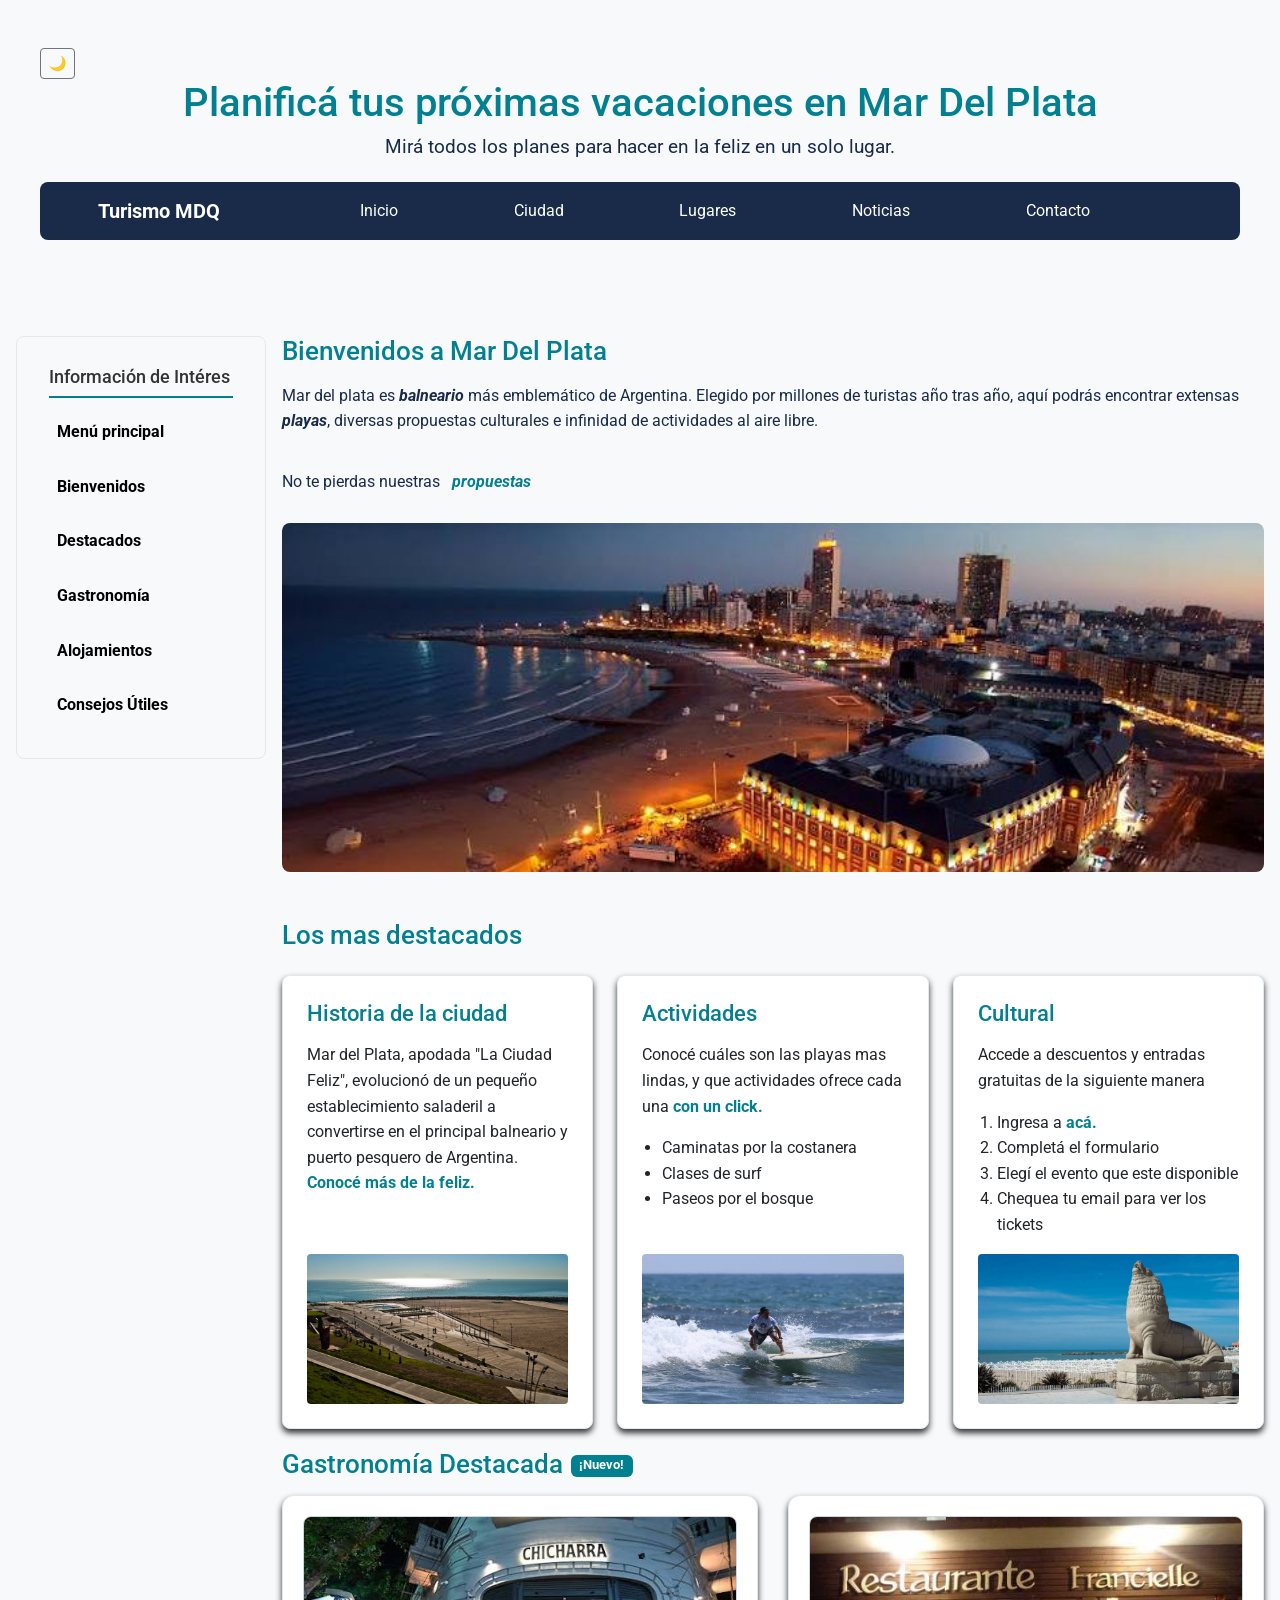
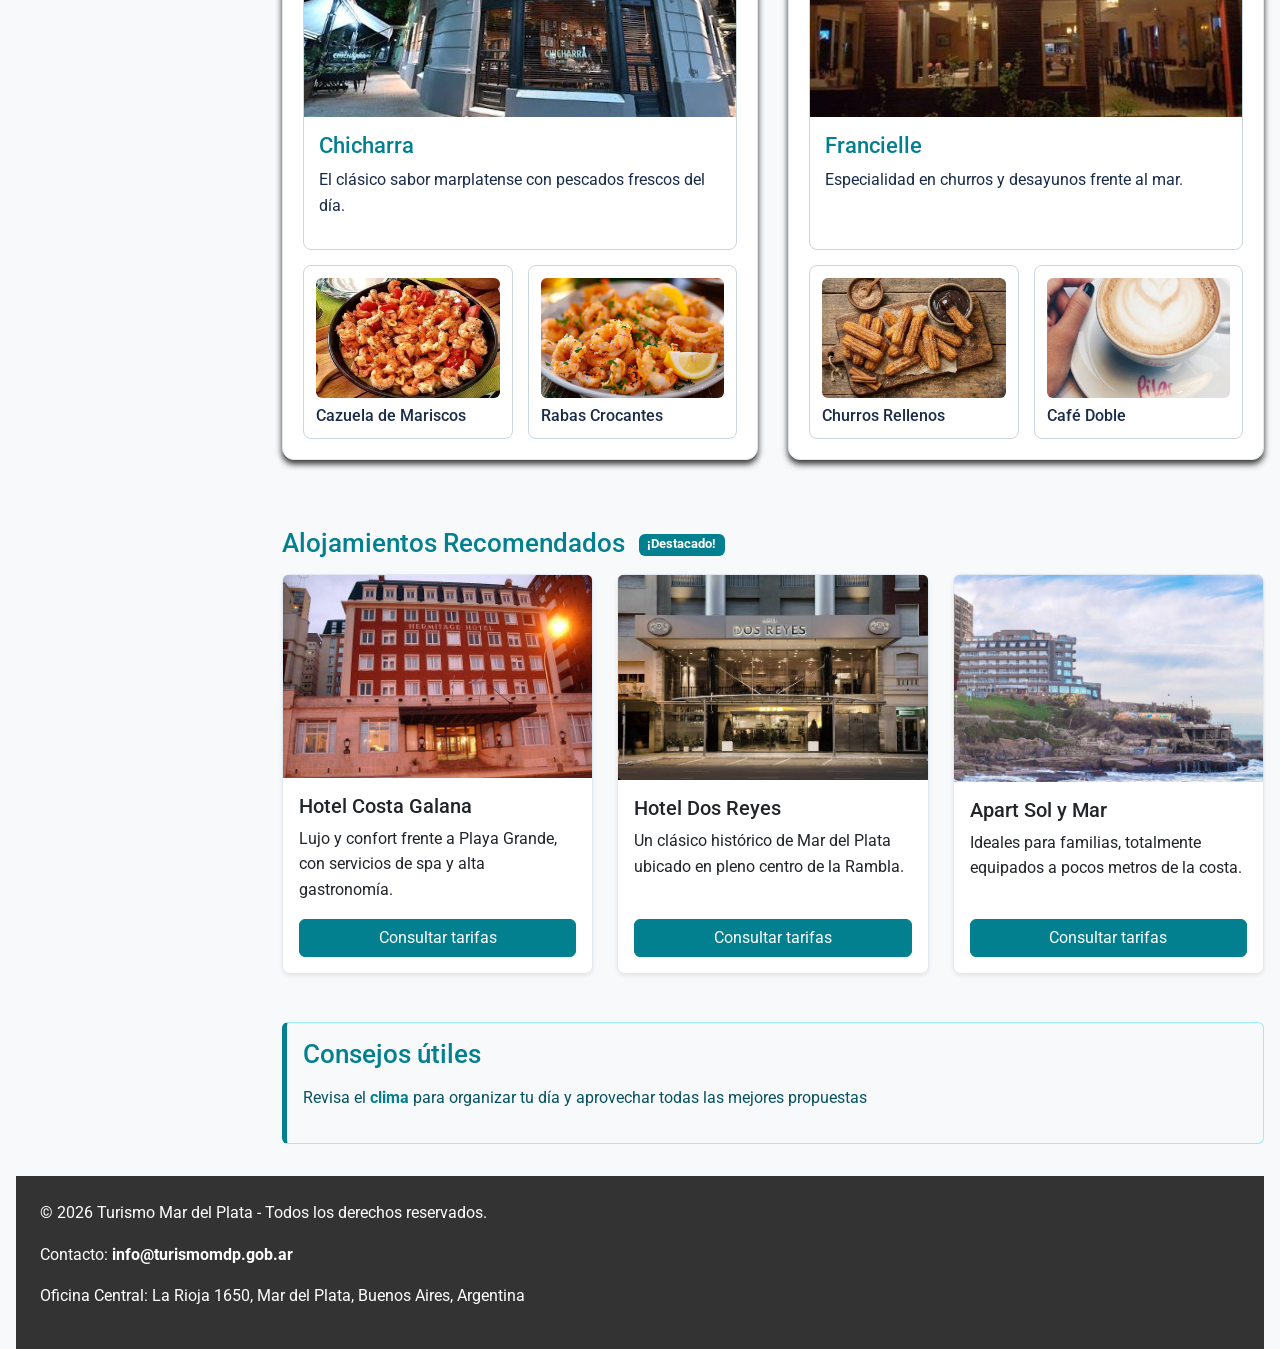
<file: index.html>
<!DOCTYPE html>
<html lang="es">
<head>
    <meta charset="UTF-8">
    <meta name="viewport" content="width=device-width">

    <title>Inicio - Turismo Mar Del Plata</title>
    
    <meta name="description" content="Página de inicio para hacer turismo en Mar Del Plata">
    
    <!-- ================= FUENTE ================= -->
    <link rel="preconnect" href="https://fonts.googleapis.com">
    <link rel="preconnect" href="https://fonts.gstatic.com" crossorigin>
    <link href="https://fonts.googleapis.com/css2?family=Roboto:wght@400;700&display=swap" rel="stylesheet">

    <!-- ================= MODO OSCURO PARA TODAS LAS PAGINAS ================= -->
    <script>
        if (localStorage.getItem('modoOscuro') === 'activado') {
          document.documentElement.classList.add('modo-oscuro');
          document.addEventListener('DOMContentLoaded', () => {
            document.body.classList.add('modo-oscuro');
          });
        }
      </script>

    <!-- ================= LINK BOOTSTRAP ================= -->
    <link href="https://cdn.jsdelivr.net/npm/bootstrap@5.0.2/dist/css/bootstrap.min.css" rel="stylesheet" integrity="sha384-EVSTQN3/azprG1Anm3QDgpJLIm9Nao0Yz1ztcQTwFspd3yD65VohhpuuCOmLASjC" crossorigin="anonymous">
    

    <!-- ================= LINK ESTILOS ================= -->
    <link rel="stylesheet" href="css/estilos.css">
</head>
<body class="layout">
   
    <!-- ================= ENCABEZADO Y NAV PRINCIPAL ================= -->
<header id="encabezado" class="hero">         
<!--=============MODO OSCURO JS ============--> 
    <button id="btn-modo" class="btn btn-outline-secondary btn-sm" aria-label="Cambiar entre modo claro y oscuro"
            title="Cambiar modo">🌙</button>
    <h1>Planificá tus próximas vacaciones en Mar Del Plata</h1>
    <h2>Mirá todos los planes para hacer en la feliz en un solo lugar.</h2>

    <!-- ================= NAV PRINCIPAL HAMBURGUESA BS================= -->
    <nav class="navbar navbar-expand-md navbar-dark bg-dark" aria-label="Menú principal">
        <div class="container"> 

            <a class="navbar-brand fw-bold" href="index.html">Turismo MDQ</a>

            <button class="navbar-toggler" type="button" data-bs-toggle="collapse" data-bs-target="#navMenu">
                <span class="navbar-toggler-icon"></span>
            </button>
            <div class="collapse navbar-collapse" id="navMenu">

                <ul class="navbar-nav w-100 justify-content-evenly">

                    <li class="nav-item">
                        <a class="nav-link active" href="index.html">Inicio</a>
                    </li>
                    <li class="nav-item">
                        <a class="nav-link active" href="ciudad.html">Ciudad</a>
                    </li>
                    <li class="nav-item">
                        <a class="nav-link active" href="lugares.html">Lugares</a>
                    </li>
                        <li class="nav-item">
                    <a class="nav-link active" href="noticias.html">Noticias</a>
                    </li>
                    <li class="nav-item">
                        <a class="nav-link active" href="contacto.html">Contacto</a>
                    </li>
                </ul>
            </div>
        </div>
    </nav>

</header>
  <!-- ================= NAV LATERAL ================= -->


  <aside class="menu-lateral navbar navbar-expand-md flex-column align-items-stretch navbar-light" aria-label="Menú de navegación interna">
    <div class="container">
        
        <button class=" btn-lateral navbar-toggler" type="button" data-bs-toggle="collapse" data-bs-target="#navMenuLateral">
            <span class="navbar-toggler-icon"></span>
        </button>
        <div class="collapse navbar-collapse" id="navMenuLateral">
            <h3>Información de Intéres</h3>
            <ul class="navbar-nav flex-column w-100">
                <li class="nav-item"><a class="nav-link active" href="#encabezado">Menú principal</a></li>
                <li class="nav-item"><a class="nav-link active" href="#introduccion">Bienvenidos</a></li>
                <li class="nav-item"><a class="nav-link active" href="#titulo-resumen">Destacados</a></li>
                <li class="nav-item"><a class="nav-link active" href="#gastronomia">Gastronomía</a></li>
                <li class="nav-item"><a class="nav-link active" href="#alojamientos">Alojamientos</a></li>
                <li class="nav-item"><a class="nav-link active" href="#consejos">Consejos Útiles</a></li>
            </ul>
        </div>
    </div>

</aside>
<main>

  

     <!-- ================= CONTENIDO INTRO ================= -->   

    <div class="contenido-principal">
        <section id="introduccion">
            <h2>Bienvenidos a Mar Del Plata</h2>
           
            <p>Mar del plata es <strong>balneario</strong> más emblemático de Argentina. Elegido por millones de turistas año tras año, aquí podrás encontrar extensas <strong>playas</strong>, diversas propuestas culturales e infinidad de actividades al aire libre.</p>
            
           

            <p>No te pierdas nuestras  <a href="#titulo-resumen"  class="enlace-salto"><em>propuestas</em></a></p>
            <div class="banner">
                <img src="img/banner.jpg" alt="Panoramica de la playa">
            </div>
        </section>

        <!-- ============================== TARJETAS CON HISTORIA ACTIVIDADES CULTURA  =============================== -->


        
        <section >
            <h2 id="titulo-resumen" >Los mas destacados</h2>
         <!-- =========================== TARJETAS HISTORIA  ============================ -->
            <div id="resumen">
                <article class="card">
                    <h3>Historia de la ciudad</h3>
                    <p>Mar del Plata, apodada "La Ciudad Feliz", evolucionó de un pequeño
                        establecimiento saladeril a convertirse en el principal balneario y
                        puerto pesquero de Argentina.<br><a href="ciudad.html">Conocé más de la feliz.</a></p>
                    
                        
                        <img src="img/costanera-mar-del-plata.jpg" alt="vista de la costaner marplatense">
                </article>

                
            <!-- ========================== TARJETA ACTIVIDADES  ======================== -->
                <article class="card">
                    <h3>Actividades</h3>
                    <p>Conocé cuáles son las playas mas lindas, y que actividades ofrece cada una <a href="lugares.html">con un click.</a> </p>
                    <ul>
                        <li>Caminatas por la costanera</li>
                        <li>Clases de surf</li>
                        <li>Paseos por el bosque</li>
                    </ul>
                    <img src="img/surf.jpg" alt="paseos en bote">
                </article>

                <!-- ========================= TARJETAS CULKTURA  ========================= -->

                <article class="card">
                    <h3>Cultural</h3>
                    
                    <p>Accede a descuentos y entradas gratuitas de la siguiente manera</p> 
                    <ol>
                        <li>Ingresa a <a href="contacto.html">acá.</a></li>
                        <li>Completá el formulario</li> <!--No existe-->
                        <li>Elegí el evento que este disponible</li>
                        <li>Chequea tu email para ver los tickets</li>
                    </ol>
                    <img src="img/cultura.jpg" alt="paseos en bote">
                </article>
            </div>
        </section>

         <!-- ==========================================  GASTRONOMIA ================================================== -->
        <section id="gastronomia" class="seccion-gastronomia">

                                        <!--==========  BADGE BOOTSTRAP EN EL TITULO ======== -->
            <h2>Gastronomía Destacada<span class="badge bg-primary">¡Nuevo!</span></h2>
            
            <div class="contenedor-bloques">
                
                <!-- ========================= BLOQUE 1 GRANDE DEL LOCAL ======================== -->
                <div class="bloque-local">
                    
                    <article class="item-principal">
                        <img src="img/resto-chicharra.jpg" alt="Puerto de Marisco">
                        <div class="info-principal">
                            <h3>Chicharra</h3>
                            <p>El clásico sabor marplatense con pescados frescos del día.</p>
                        </div>
                    </article>
        
                <!-- ============ BLOQUE CHICOS DE COMIDAS  ============ -->

                    <div class="platos-inferiores">
                        <article class="item-chico">
                            <img src="img/mariscos.jpg" alt="Cazuela de Mariscos">
                            <h4>Cazuela de Mariscos</h4>
                        </article>

                        <article class="item-chico">
                            <img src="img/rabas.jpg" alt="Rabas Crocantes">
                            <h4>Rabas Crocantes</h4>
                        </article>
                    </div>
                </div>
        
                <!-- ============================ BLOQUE 2 GRANDE DEL LOCAL  ============================ -->

                <div class="bloque-local">
                    
                    <article class="item-principal">
                        <img src="img/resto-franciele.jpg" alt="Café de la Costa">
                        <div class="info-principal">
                            <h3>Francielle</h3>
                            <p>Especialidad en churros y desayunos frente al mar.</p>
                        </div>
                    </article>
        
                    <!-- ================= BLOQUE CHICOS DE COMIDAS  ================= -->

                    <div class="platos-inferiores">
                        <article class="item-chico">
                            <img src="img/churros.jpg" alt="Churros Rellenos">
                            <h4>Churros Rellenos</h4>
                        </article>
                        <article class="item-chico">
                            <img src="img/cafe.jpg" alt="Café Doble">
                            <h4>Café Doble</h4>
                        </article>
                    </div>
                </div>
        
            </div>
        </section>

        <!-- ================= ALOJAMIENTOS BOOTSTRAP ================= -->
        
<section class="my-5">
    <h2>Alojamientos Recomendados <span class="badge bg-primary">¡Destacado!</span></h2>
    
    <div class="container px-0">
        <div class="row g-4"> <!-- g-4 pone el espacio (gutter) obligatorio de Bootstrap -->
            
            <!-- ================= HOTEL 1 ================= -->
            <div class="col-12 col-md-4">
                <div class="card h-100 shadow-sm">
                    <img src="img/hotel-1.jpg" class="card-img-top" alt="Hotel Costa Galana">
                    <div class="card-body d-flex flex-column justify-content-between">
                        <div>
                            <h5 class="card-title">Hotel Costa Galana</h5>
                            <p class="card-text">Lujo y confort frente a Playa Grande, con servicios de spa y alta gastronomía.</p>
                        </div>
                        <a href="contacto.html" class="btn btn-primary mt-3">Consultar tarifas</a>
                    </div>
                </div>
            </div>

            <!-- ================= HOTEL 2 ================= -->
            <div class="col-12 col-md-4">
                <div class="card h-100 shadow-sm">
                    <img src="img/hotel-2.jpg" class="card-img-top" alt="Hotel Provincial">
                    <div class="card-body d-flex flex-column justify-content-between">
                        <div>
                            <h5 class="card-title">Hotel Dos Reyes</h5>
                            <p class="card-text">Un clásico histórico de Mar del Plata ubicado en pleno centro de la Rambla.</p>
                        </div>
                        <a href="contacto.html" class="btn btn-primary mt-3">Consultar tarifas</a>
                    </div>
                </div>
            </div>

            <!-- ================= HOTEL 3 ================= -->
            <div class="col-12 col-md-4">
                <div class="card h-100 shadow-sm">
                    <img src="img/hotel-3.jpg" class="card-img-top" alt="Apart Hotel Mar del Plata">
                    <div class="card-body d-flex flex-column justify-content-between">
                        <div>
                            <h5 class="card-title">Apart Sol y Mar</h5>
                            <p class="card-text">Ideales para familias, totalmente equipados a pocos metros de la costa.</p>
                        </div>
                        <a href="contacto.html" class="btn btn-primary mt-3">Consultar tarifas</a>
                    </div>
                </div>
            </div>

        </div>
    </div>
</section>
        <!-- ================= BOOTSTRAPS PARA ALERTA  ================= --> 
        <!-- ================= CONTENIDO ASIDE PARA CLIMA  ================= -->
        <aside id="consejos" class="alert alert-info" role="alert">
            <h2>Consejos útiles</h2>
            <p>Revisa el <a href="https://www.meteored.com.ar/tiempo-en_Mar+del+Plata-America+Sur-Argentina-Provincia+de+Buenos+Aires-SAZM-1-16931.html" target="_blank" rel="noopener noreferrer">clima</a> para organizar tu día y aprovechar todas las mejores propuestas</p>
        </aside>
    </div>
</main>

        <!-- ================= FOOTER  ================= -->

<footer id="PieDePagina">
    <p>&copy; 2026 Turismo Mar del Plata - Todos los derechos reservados.</p>
    <address>
        <p>Contacto: <a href="mailto:info@turismomdp.gob.ar">info@turismomdp.gob.ar</a></p>
        <p>Oficina Central: La Rioja 1650, Mar del Plata, Buenos Aires, Argentina</p>
    </address>

</footer>
<!-- ================= SCRIPT BS ================= -->
<script src="https://cdn.jsdelivr.net/npm/bootstrap@5.0.2/dist/js/bootstrap.bundle.min.js" integrity="sha384-MrcW6ZMFYlzcLA8Nl+NtUVF0sA7MsXsP1UyJoMp4YLEuNSfAP+JcXn/tWtIaxVXM" crossorigin="anonymous"></script>
<!-- ================= SCRIPT JS ================= -->
<script src="js/main.js"></script>
</body>

</html>
</file>
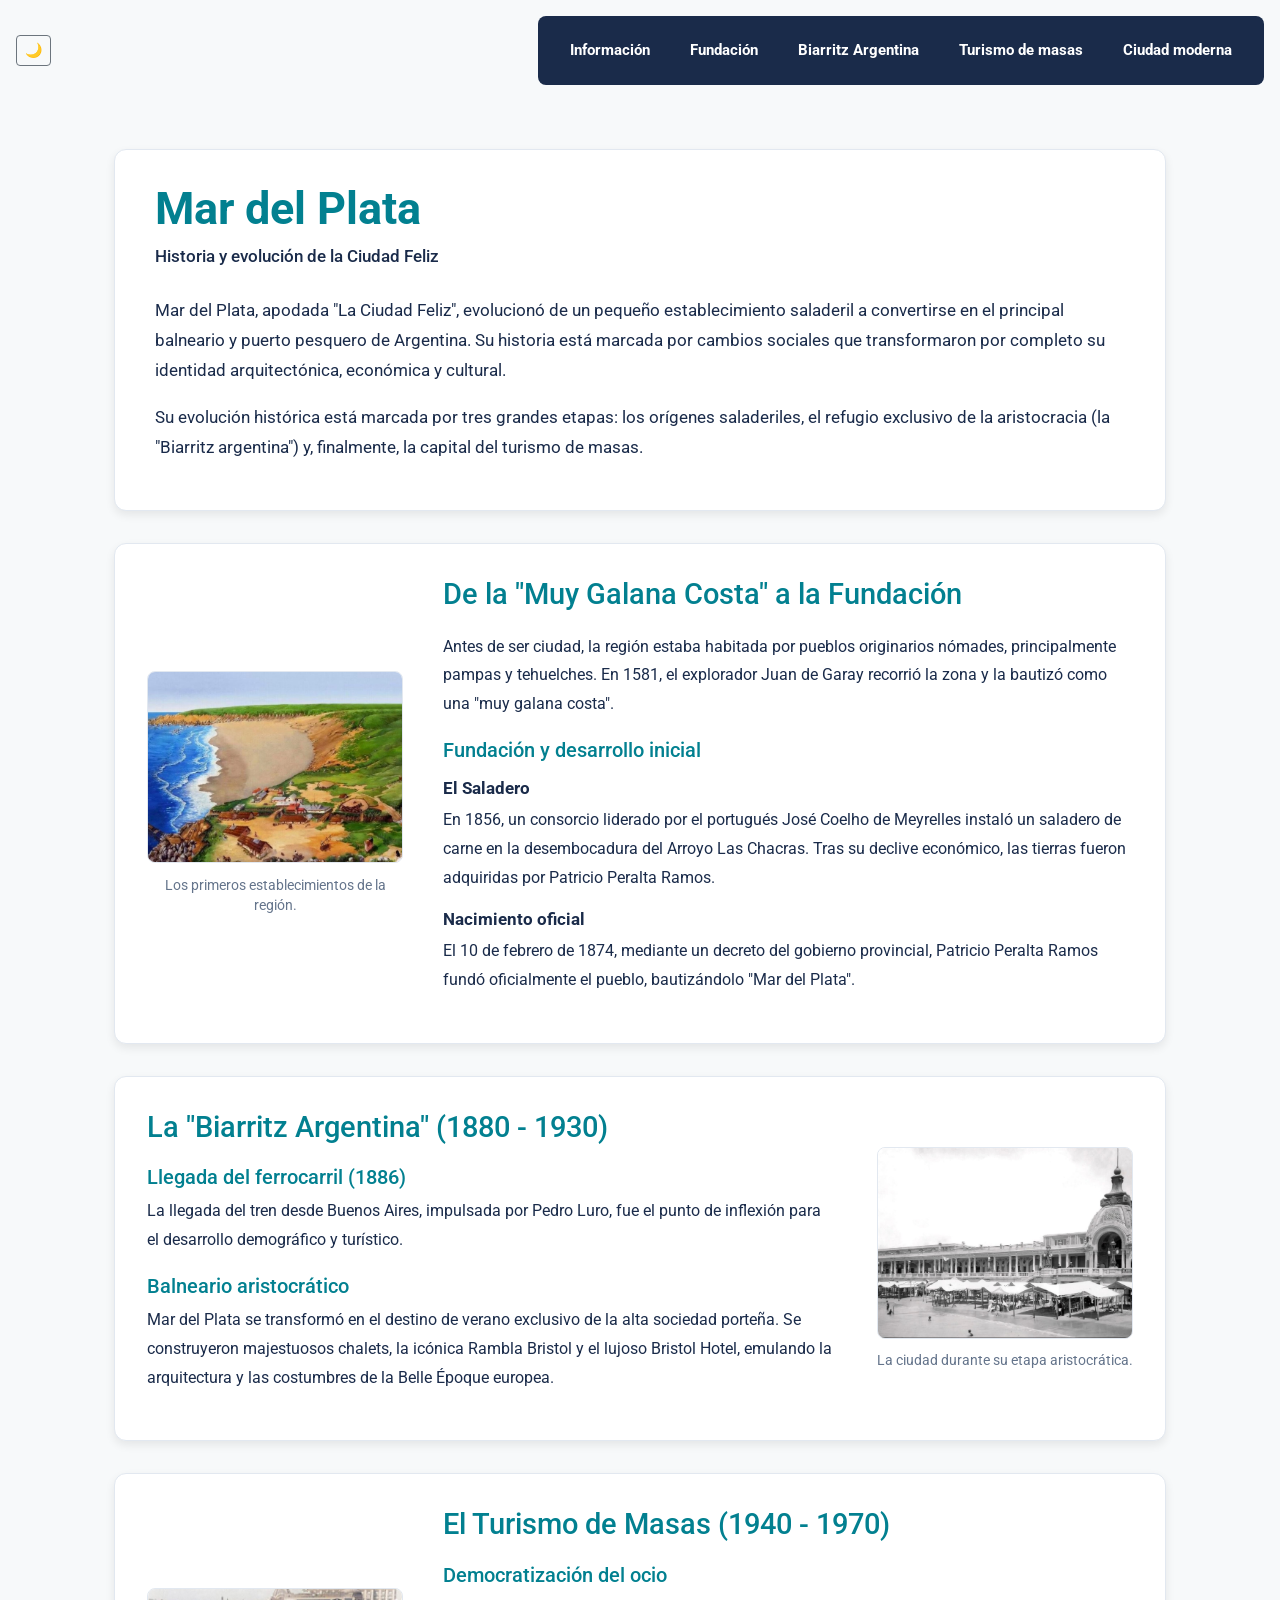
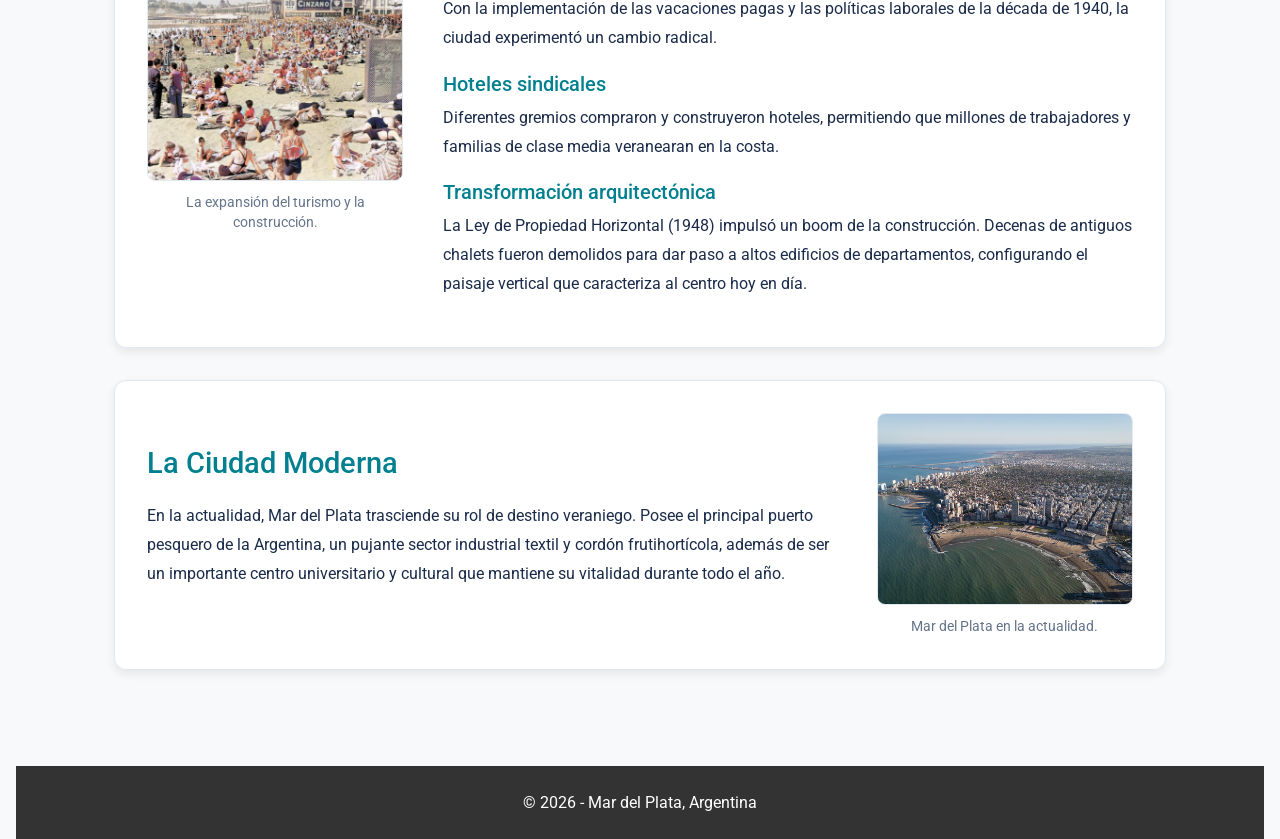
<file: ciudad.html>
<!DOCTYPE html>
<html lang="es">
<head>
    <meta charset="UTF-8">
    <meta name="viewport" content="width=device-width, initial-scale=1.0">

    <title>Mar del Plata - Ciudad</title>

    <!-- footstrap -->
    <link href="https://cdn.jsdelivr.net/npm/bootstrap@5.0.2/dist/css/bootstrap.min.css"
          rel="stylesheet"
          integrity="sha384-EVSTQN3/azprG1Anm3QDgpJLIm9Nao0Yz1ztcQTwFspd3yD65VohhpuuCOmLASjC"
          crossorigin="anonymous">

    <!-- Google Fonts: Roboto -->
    <link rel="preconnect" href="https://fonts.googleapis.com">
    <link rel="preconnect" href="https://fonts.gstatic.com" crossorigin>
    <link href="https://fonts.googleapis.com/css2?family=Roboto:wght@400;500;700&display=swap"
          rel="stylesheet">

    <!-- CSS del proyecto -->
    <link rel="stylesheet" href="css/estilos.css">
</head>

<body class="pagina-ciudad">

    <header>

        <!-- Botón de modo oscuro: se conserva -->
        <button id="btn-modo" type="button"
                class="btn btn-outline-secondary btn-sm"
                aria-label="Cambiar entre modo claro y oscuro"
                title="Cambiar modo">
            🌙
        </button>

        <!-- Navegación de la página -->
        <nav class="nav-ciudad">
            <a href="#informacion">Información</a>
            <a href="#fundacion">Fundación</a>
            <a href="#biarritz">Biarritz Argentina</a>
            <a href="#turismo">Turismo de masas</a>
            <a href="#moderna">Ciudad moderna</a>
        </nav>

    </header>

    <main class="contenido-ciudad">

        <!-- Introducción -->
        <section id="informacion" class="introduccion-ciudad">

            <h1>Mar del Plata</h1>

            <p class="subtitulo-ciudad">
                Historia y evolución de la Ciudad Feliz
            </p>

            <p>
                Mar del Plata, apodada "La Ciudad Feliz", evolucionó de un
                pequeño establecimiento saladeril a convertirse en el principal
                balneario y puerto pesquero de Argentina. Su historia está
                marcada por cambios sociales que transformaron por completo
                su identidad arquitectónica, económica y cultural.
            </p>

            <p>
                Su evolución histórica está marcada por tres grandes etapas:
                los orígenes saladeriles, el refugio exclusivo de la
                aristocracia (la "Biarritz argentina") y, finalmente,
                la capital del turismo de masas.
            </p>

        </section>

        <!-- Fundación -->
        <section id="fundacion" class="historia-bloque">

            <div class="texto-historia">
                <h2>De la "Muy Galana Costa" a la Fundación</h2>

                <p>
                    Antes de ser ciudad, la región estaba habitada por
                    pueblos originarios nómades, principalmente pampas
                    y tehuelches. En 1581, el explorador Juan de Garay
                    recorrió la zona y la bautizó como una "muy galana costa".
                </p>

                <h3>Fundación y desarrollo inicial</h3>

                <h4>El Saladero</h4>

                <p>
                    En 1856, un consorcio liderado por el portugués
                    José Coelho de Meyrelles instaló un saladero de carne
                    en la desembocadura del Arroyo Las Chacras.
                    Tras su declive económico, las tierras fueron
                    adquiridas por Patricio Peralta Ramos.
                </p>

                <h4>Nacimiento oficial</h4>

                <p>
                    El 10 de febrero de 1874, mediante un decreto
                    del gobierno provincial, Patricio Peralta Ramos
                    fundó oficialmente el pueblo, bautizándolo
                    "Mar del Plata".
                </p>
            </div>

            <figure class="imagen-historia">
                <img src="img/saladero.jpeg"
                     alt="Imagen histórica del saladero de Mar del Plata">
                <figcaption>
                    Los primeros establecimientos de la región.
                </figcaption>
            </figure>

        </section>

        <!-- Biarritz Argentina -->
        <section id="biarritz" class="historia-bloque">

            <div class="texto-historia">
                <h2>La "Biarritz Argentina" (1880 - 1930)</h2>

                <h3>Llegada del ferrocarril (1886)</h3>

                <p>
                    La llegada del tren desde Buenos Aires,
                    impulsada por Pedro Luro, fue el punto de
                    inflexión para el desarrollo demográfico
                    y turístico.
                </p>

                <h3>Balneario aristocrático</h3>

                <p>
                    Mar del Plata se transformó en el destino
                    de verano exclusivo de la alta sociedad porteña.
                    Se construyeron majestuosos chalets, la icónica
                    Rambla Bristol y el lujoso Bristol Hotel,
                    emulando la arquitectura y las costumbres
                    de la Belle Époque europea.
                </p>
            </div>

            <figure class="imagen-historia">
                <img src="img/biarritz.jpeg"
                     alt="Mar del Plata durante la Belle Époque">
                <figcaption>
                    La ciudad durante su etapa aristocrática.
                </figcaption>
            </figure>

        </section>

        <!-- Turismo de masas -->
        <section id="turismo" class="historia-bloque">

            <div class="texto-historia">
                <h2>El Turismo de Masas (1940 - 1970)</h2>

                <h3>Democratización del ocio</h3>

                <p>
                    Con la implementación de las vacaciones pagas
                    y las políticas laborales de la década de 1940,
                    la ciudad experimentó un cambio radical.
                </p>

                <h3>Hoteles sindicales</h3>

                <p>
                    Diferentes gremios compraron y construyeron
                    hoteles, permitiendo que millones de trabajadores
                    y familias de clase media veranearan en la costa.
                </p>

                <h3>Transformación arquitectónica</h3>

                <p>
                    La Ley de Propiedad Horizontal (1948) impulsó
                    un boom de la construcción. Decenas de antiguos
                    chalets fueron demolidos para dar paso a altos
                    edificios de departamentos, configurando el
                    paisaje vertical que caracteriza al centro
                    hoy en día.
                </p>
            </div>

            <figure class="imagen-historia">
                <img src="img/turismo.jpeg"
                     alt="Mar del Plata durante el crecimiento del turismo">
                <figcaption>
                    La expansión del turismo y la construcción.
                </figcaption>
            </figure>

        </section>

        <!-- Ciudad moderna -->
        <section id="moderna" class="historia-bloque">

            <div class="texto-historia">
                <h2>La Ciudad Moderna</h2>

                <p>
                    En la actualidad, Mar del Plata trasciende
                    su rol de destino veraniego. Posee el principal
                    puerto pesquero de la Argentina, un pujante
                    sector industrial textil y cordón frutihortícola,
                    además de ser un importante centro universitario
                    y cultural que mantiene su vitalidad durante
                    todo el año.
                </p>
            </div>

            <figure class="imagen-historia">
                <img src="img/ciudad-moderna.jpeg"
                     alt="Vista actual de la ciudad de Mar del Plata">
                <figcaption>
                    Mar del Plata en la actualidad.
                </figcaption>
            </figure>

        </section>

    </main>

    <footer>
        <p>&copy; 2026 - Mar del Plata, Argentina</p>
    </footer>

    <!-- Bootstrap JS: se conserva -->
    <script src="https://cdn.jsdelivr.net/npm/bootstrap@5.0.2/dist/js/bootstrap.bundle.min.js"
            integrity="sha384-MrcW6ZMFYlzcLA8Nl+NtUVF0sA7MsXsP1UyJoMp4YLEuNSfAP+JcXn/tWtIaxVXM"
            crossorigin="anonymous"></script>

    <!-- JavaScript del proyecto: se conserva -->
    <script src="js/main.js"></script>

</body>
</html>
</file>
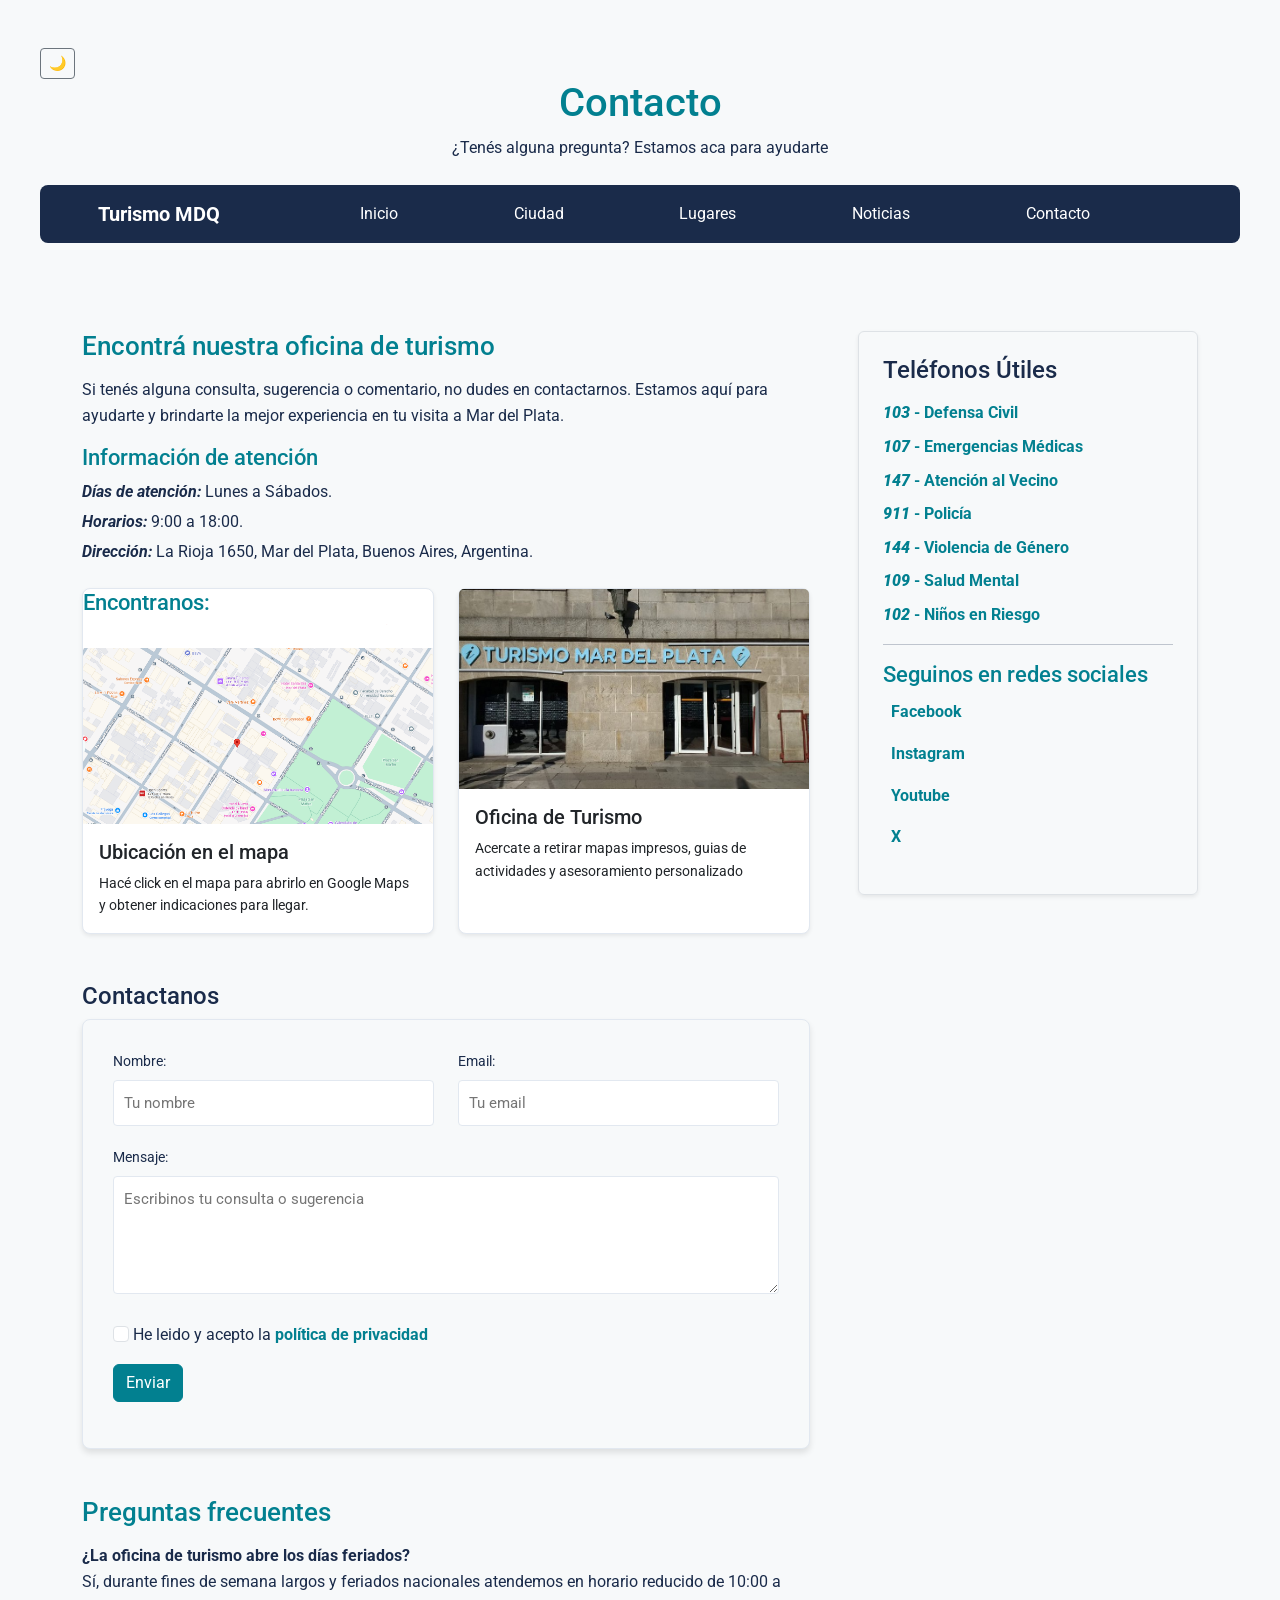
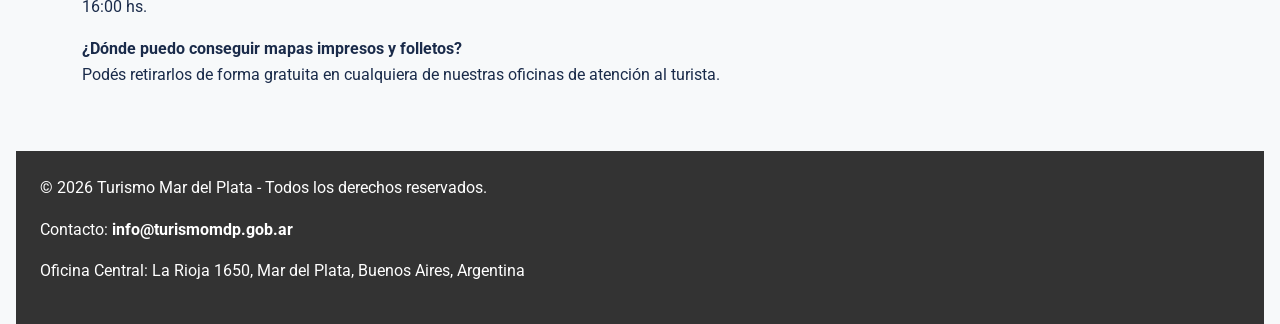
<file: contacto.html>
<!doctype html>
<html lang="es">

<head>
    <meta charset="UTF-8">
    <meta name="viewport" content="width=device-width, initial-scale=1">
    <title>Contacto - Turismo Mar Del Plata</title>
    <meta name="description" content="Informacion de contacto de  turismo en Mar Del Plata">
    <link rel="preconnect" href="https://fonts.googleapis.com">
    <link rel="preconnect" href="https://fonts.gstatic.com" crossorigin>
    <link href="https://fonts.googleapis.com/css2?family=Roboto:wght@400;700&display=swap" rel="stylesheet">
    <!-- ================= MODO OSCURO PARA TODAS LAS PAGINAS ================= -->
    <script>
        if (localStorage.getItem('modoOscuro') === 'activado') {
            document.documentElement.classList.add('modo-oscuro');
            document.addEventListener('DOMContentLoaded', () => {
                document.body.classList.add('modo-oscuro');
            });
        }
    </script>
    <link href="https://cdn.jsdelivr.net/npm/bootstrap@5.0.2/dist/css/bootstrap.min.css" rel="stylesheet"
        integrity="sha384-EVSTQN3/azprG1Anm3QDgpJLIm9Nao0Yz1ztcQTwFspd3yD65VohhpuuCOmLASjC" crossorigin="anonymous">
    <link rel="stylesheet" href="css/estilos.css">
</head>

<body class="pagina-contacto">
    <header id="encabezado" class="hero">
        <button id="btn-modo" class="btn btn-outline-secondary btn-sm" aria-label="Cambiar entre modo claro y oscuro"
            title="Cambiar modo">🌙</button>
        <h1>Contacto</h1>
        <p>¿Tenés alguna pregunta? Estamos aca para ayudarte</p>
        <nav class="navbar navbar-expand-md navbar-dark bg-dark" aria-label="Menú principal">
            <div class="container">

                <a class="navbar-brand fw-bold" href="index.html">Turismo MDQ</a>

                <button class="navbar-toggler" type="button" data-bs-toggle="collapse" data-bs-target="#navMenu">
                    <span class="navbar-toggler-icon"></span>
                </button>
                <div class="collapse navbar-collapse" id="navMenu">

                    <ul class="navbar-nav w-100 justify-content-evenly">
                        <li class="nav-item">
                            <a class="nav-link active" href="index.html">Inicio</a>
                        </li>
                        <li class="nav-item">
                            <a class="nav-link active" href="ciudad.html">Ciudad</a>
                        </li>
                        <li class="nav-item">
                            <a class="nav-link active" href="lugares.html">Lugares</a>
                        </li>
                        <li class="nav-item">
                            <a class="nav-link active" href="noticias.html">Noticias</a>
                        </li>
                        <li class="nav-item">
                            <a class="nav-link active" href="contacto.html" aria-current="page">Contacto</a>
                        </li>
                    </ul>
                </div>
            </div>
        </nav>
    </header>
    <main class="container my-4">
        <!-- FILA PRINCIPAL DE BOOTSTRAP (12 columnas: 8 para contenido + 4 para aside) -->
        <div class="row g-5">
            <!-- COLUMNA IZQUIERDA: CONTENIDO PRINCIPAL (8 de 12 columnas en escritorio) -->
            <div class="col-12 col-lg-8">
                <!-- SECCIÓN 1: Información y tarjetas de ubicación -->
                <section id="oficina" class="mb-5">
                    <h2>Encontrá nuestra oficina de turismo</h2>
                    <p>Si tenés alguna consulta, sugerencia o comentario, no dudes en contactarnos. Estamos aquí para
                        ayudarte y
                        brindarte la mejor experiencia en tu visita a Mar del Plata.</p>
                    <!-- Fila principal de Bootstrap: divide la pantalla en contenido principal (8 cols) y barra lateral (4 cols) -->
                    <div class="informacion mb-4">
                        <!-- COLUMNA PRINCIPAL (8 columnas en pantallas grandes) -->
                        <h3>Información de atención</h3>
                        <p class="mb-1"><strong>Días de atención:</strong> Lunes a Sábados.</p>
                        <p class="mb-1"><strong>Horarios:</strong> 9:00 a 18:00.</p>
                        <p class="mb-0">
                            <strong>Dirección:</strong> La Rioja 1650, Mar del Plata, Buenos Aires,
                            Argentina.
                        </p>
                    </div>
                    <!-- Sub-fila de 2 tarjetas iguales (6/12 + 6/12) -->
                    <div class="row g-4">
                        <div class="col-12 col-md-6">
                            <article class="card h-100 shadow-sm">
                                <h3>Encontranos:</h3>
                                <!-- Mapa de ubicación -->
                                <a href="https://maps.google.com/?q=La+Rioja+1650+Mar+del+Plata" target="_blank"
                                    rel="noopener noreferrer" title="Abrir en Google Maps">
                                    <img src="img/mapa-oficina-mdq.png" class="card-img-top img-oficina"
                                        alt="Mapa con la ubicación de la Oficina de Turismo de Mar del Plata">
                                </a>
                                <div class="card-body d-flex flex-column">
                                    <h4 class="h5 card-title">Ubicación en el mapa</h4>
                                    <p class="card-text small flex-grow-1">Hacé click en el mapa para abrirlo en Google
                                        Maps y obtener
                                        indicaciones para llegar.</p>

                                </div>
                            </article>
                        </div>
                        <div class="col-12 col-md-6">
                            <article class="card h-100 shadow-sm">
                                <img src="img/oficina-turismo.jpg" class="card-img-top img-oficina"
                                    alt="Frente de la Oficina de Turismo de Mar del Plata">
                                <div class="card-body d-flex flex-column">
                                    <h4 class="h5 card-title">Oficina de Turismo</h4>
                                    <p class="card-text small flex-grow-1">Acercate a retirar mapas impresos,
                                        guias de actividades y asesoramiento personalizado</p>
                                </div>
                            </article>
                        </div>
                    </div>
                </section>
                <!-- Seccion 2: Formulario de consulta -->
                <section id="sugerencias" class="mb-5">
                    <h4>Contactanos</h4>
                    <div class="formulario-container">
                        <form id="form-contacto" action="#" method="post">
                            <div class="row">
                                <div class="col-12 col-md-6 form-group">
                                    <label for="nombre">Nombre:</label>
                                    <input type="text" id="nombre" name="nombre" required placeholder="Tu nombre">
                                </div>
                                <div class="col-12 col-md-6 form-group">
                                    <label for="email">Email:</label>
                                    <input type="email" id="email" name="email" required placeholder="Tu email">
                                </div>
                            </div>
                                <div class="form-group">
                                    <label for="mensaje">Mensaje:</label>
                                    <textarea id="mensaje" name="mensaje" rows="4" maxlength="300" required
                                        placeholder="Escribinos tu consulta o sugerencia"></textarea>
                                </div>

                                <div class="form-checkbox mb-3">
                                    <input type="checkbox" class="form-check-input" id="privacidad" name="privacidad"
                                        required>
                                    <label for="privacidad">He leido y acepto la
                                        <a href="#">política de privacidad</a></label>
                                </div>
                            
                                <button type="submit" class="btn btn-primary">Enviar</button>
                                <div id="feedback-contacto" class="mt-3" aria-live="polite"></div>
                        </form>
                    </div>
                </section>
                <!-- SECCIÓN 3: Preguntas frecuentes-->
                <section id="faq">
                    <h2>Preguntas frecuentes</h2>
                    <dl class="mt-3">
                        <dt class="fw-bold mt-3">¿La oficina de turismo abre los días feriados?</dt>
                        <dd>Sí, durante fines de semana largos y feriados nacionales atendemos en horario reducido de
                            10:00 a 16:00 hs.</dd>
                        <dt class="fw-bold mt-3">¿Dónde puedo conseguir mapas impresos y folletos?</dt>
                        <dd>Podés retirarlos de forma gratuita en cualquiera de nuestras oficinas de atención al
                            turista.</dd>
                    </dl>
                </section>
            </div>
            <aside class="col-12 col-lg-4">
                <div class="p-4 border rounded shadow-sm caja-aside">
                    <h3 class="h4">Teléfonos Útiles</h3>
                    <ul class="list-unstyled mt-3">
                        <li class="mb-2"><a href="tel:103"><strong>103</strong> - Defensa Civil</a></li>
                        <li class="mb-2"><a href="tel:107"><strong>107</strong> - Emergencias Médicas</a></li>
                        <li class="mb-2"><a href="tel:147"><strong>147</strong> - Atención al Vecino</a></li>
                        <li class="mb-2"><a href="tel:911"><strong>911</strong> - Policía</a></li>
                        <li class="mb-2"><a href="tel:144"><strong>144</strong> - Violencia de Género</a></li>
                        <li class="mb-2"><a href="tel:109"><strong>109</strong> - Salud Mental</a></li>
                        <li class="mb-2"><a href="tel:102"><strong>102</strong> - Niños en Riesgo</a></li>
                    </ul>
                    <hr>
                    <h3>Seguinos en redes sociales</h3>
                    <nav class="nav-redes" aria-label="Redes Sociales">
                        <ul class="list-unstyled mb-0">
                            <li class="mb-2">
                                <a href="https://www.facebook.com/turismomardelplata/" target="_blank"
                                    rel="noopener noreferrer">Facebook</a>
                            </li>
                            <li class="mb-2">
                                <a href="https://www.instagram.com/turismomardelplata/" target="_blank"
                                    rel="noopener noreferrer">Instagram</a>
                            </li>
                            <li class="mb-2">
                                <a href="https://www.youtube.com/user/PrensaEmtur" target="_blank"
                                    rel="noopener noreferrer">Youtube</a>
                            </li>
                            <li class="mb-2">
                                <a href="https://x.com/mardelplata" target="_blank" rel="noopener noreferrer">X</a>
                            </li>
                        </ul>
                    </nav>
                </div>
            </aside>
        </div>
    </main>
    <footer id="PieDePagina" class="mt-5">
        <p>&copy; 2026 Turismo Mar del Plata - Todos los derechos reservados.</p>
        <address>
            <p>Contacto: <a href="mailto:info@turismomdp.gob.ar"> info@turismomdp.gob.ar</a></p>
            <p class="mb-0">Oficina Central: La Rioja 1650, Mar del Plata, Buenos Aires, Argentina</p>
        </address>
    </footer>
    <script src="https://cdn.jsdelivr.net/npm/bootstrap@5.0.2/dist/js/bootstrap.bundle.min.js"
        integrity="sha384-MrcW6ZMFYlzcLA8Nl+NtUVF0sA7MsXsP1UyJoMp4YLEuNSfAP+JcXn/tWtIaxVXM"
        crossorigin="anonymous"></script>
    <script src="js/main.js"></script>
</body>

</html>
</file>
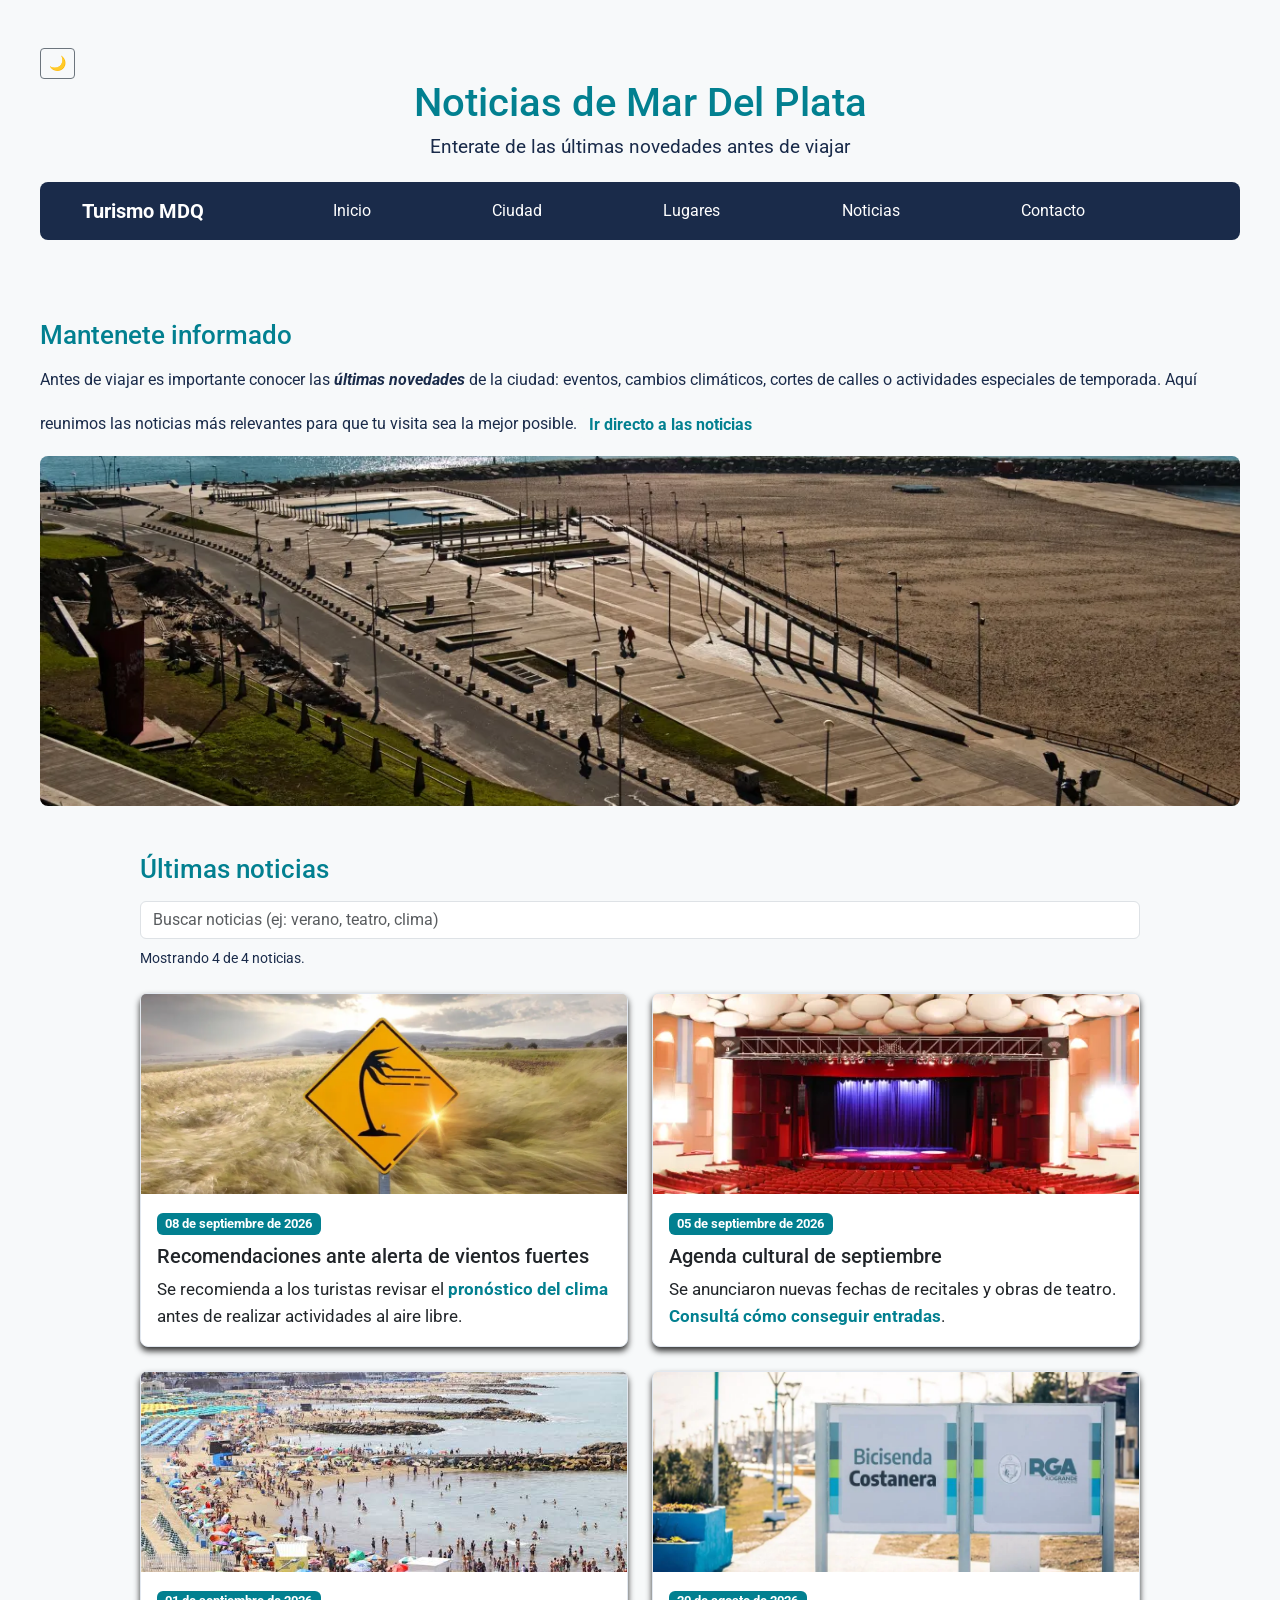
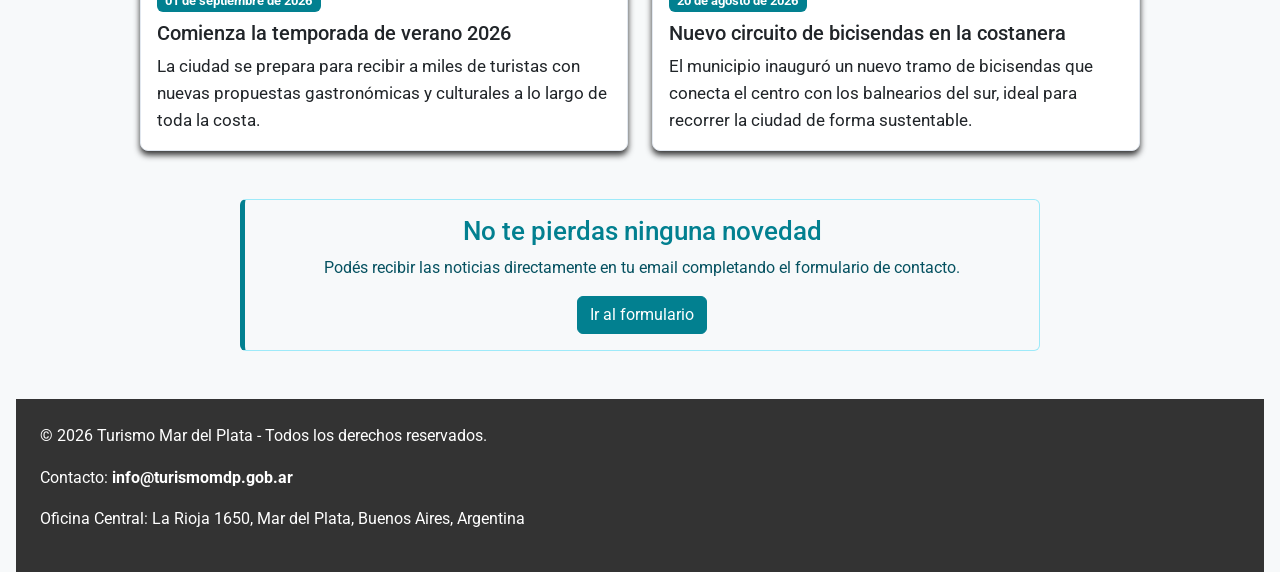
<file: noticias.html>
<!DOCTYPE html>
<html lang="es">

<head>
    <meta charset="UTF-8">
    <meta name="viewport" content="width=device-width, initial-scale=1">
    <title>Noticias - Turismo Mar Del Plata</title>
    <meta name="description" content="Noticias y novedades sobre turismo en Mar Del Plata">
    <link rel="preconnect" href="https://fonts.googleapis.com">
    <link rel="preconnect" href="https://fonts.gstatic.com" crossorigin>
    <link href="https://fonts.googleapis.com/css2?family=Roboto:wght@400;700&display=swap" rel="stylesheet">
    <script>
        if (localStorage.getItem('modoOscuro') === 'activado') {
          document.documentElement.classList.add('modo-oscuro');
          document.addEventListener('DOMContentLoaded', () => {
            document.body.classList.add('modo-oscuro');
          });
        }
      </script>
    <link href="https://cdn.jsdelivr.net/npm/bootstrap@5.0.2/dist/css/bootstrap.min.css" rel="stylesheet"
        integrity="sha384-EVSTQN3/azprG1Anm3QDgpJLIm9Nao0Yz1ztcQTwFspd3yD65VohhpuuCOmLASjC" crossorigin="anonymous">
    <link rel="stylesheet" href="css/estilos.css">
</head>

<body class="pagina-noticias">
    <header id="encabezado" class="hero">
        <button id="btn-modo" class="btn btn-outline-secondary btn-sm" aria-label="Cambiar entre modo claro y oscuro"
            title="Cambiar modo">🌙</button>
        <h1>Noticias de Mar Del Plata</h1>
        <h2>Enterate de las últimas novedades antes de viajar</h2>
        <nav class="navbar navbar-expand-md navbar-dark bg-dark" aria-label="Menú principal">
            <div class="container">
                <a class="navbar-brand fw-bold" href="index.html">Turismo MDQ</a>

                <button class="navbar-toggler" type="button" data-bs-toggle="collapse" data-bs-target="#navMenu"
                    aria-controls="navMenu" aria-expanded="false" aria-label="Abrir o cerrar el menú">
                    <span class="navbar-toggler-icon"></span>
                </button>

                <div class="collapse navbar-collapse" id="navMenu">
                    <ul class="navbar-nav w-100 justify-content-evenly">
                        <li class="nav-item">
                            <a class="nav-link active" href="index.html">Inicio</a>
                        </li>
                        <li class="nav-item">
                            <a class="nav-link active" href="ciudad.html">Ciudad</a>
                        </li>
                        <li class="nav-item">
                            <a class="nav-link active" href="lugares.html">Lugares</a>
                        </li>
                        <li class="nav-item">
                            <a class="nav-link active" href="noticias.html" aria-current="page">Noticias</a>
                        </li>
                        <li class="nav-item">
                            <a class="nav-link active" href="contacto.html">Contacto</a>
                        </li>
                    </ul>
                </div>
            </div>
        </nav>
    </header>

    <main>
        <section id="introduccion">
            <h2>Mantenete informado</h2>
            <p>Antes de viajar es importante conocer las <strong>últimas novedades</strong> de la ciudad: eventos,
                cambios climáticos, cortes de calles o actividades especiales de temporada. Aquí reunimos las noticias
                más relevantes para que tu visita sea la mejor posible. <a class="enlace-salto" href="#listado">Ir
                    directo a las noticias</a></p>
            <img src="img/costanera-mar-del-plata.jpg" class="img-fluid imagen-intro"
                alt="Costanera de Mar del Plata con la playa y el mar al fondo">
        </section>

        <section id="listado">
            <h2>Últimas noticias</h2>

            <div class="mb-4">
                <label for="buscador-noticias" class="visually-hidden">Buscar noticias</label>
                <input type="search" id="buscador-noticias" class="form-control"
                    placeholder="Buscar noticias (ej: verano, teatro, clima)" autocomplete="off">
                <p id="contador-noticias" class="small mt-2 mb-0" aria-live="polite"></p>
            </div>

            <div class="container px-0">
                <div class="row g-4">

                    <div class="col-12 col-md-6">
                        <article class="card h-100">
                            <img src="img/alerta-viento.jpg" class="card-img-top" loading="lazy"
                                alt="Cartel amarillo de alerta por vientos fuertes">
                            <div class="card-body">
                                <p class="mb-2"><span class="badge bg-primary"><time datetime="2026-09-08">08 de
                                            septiembre de 2026</time></span></p>
                                <h3 class="card-title h5">Recomendaciones ante alerta de vientos fuertes</h3>
                                <p class="card-text">Se recomienda a los turistas revisar el <a
                                        href="https://www.meteored.com.ar/tiempo-en_Mar+del+Plata-America+Sur-Argentina-Provincia+de+Buenos+Aires-SAZM-1-16931.html"
                                        target="_blank" rel="noopener noreferrer">pronóstico del clima</a> antes de
                                    realizar actividades al aire libre.</p>
                            </div>
                        </article>
                    </div>

                    <div class="col-12 col-md-6">
                        <article class="card h-100">
                            <img src="img/teatro-auditorium.jpg" class="card-img-top" loading="lazy"
                                alt="Interior de un teatro con el escenario iluminado y butacas rojas">
                            <div class="card-body">
                                <p class="mb-2"><span class="badge bg-primary"><time datetime="2026-09-05">05 de
                                            septiembre de 2026</time></span></p>
                                <h3 class="card-title h5">Agenda cultural de septiembre</h3>
                                <p class="card-text">Se anunciaron nuevas fechas de recitales y obras de teatro. <a
                                        href="contacto.html">Consultá cómo conseguir entradas</a>.</p>
                            </div>
                        </article>
                    </div>

                    <div class="col-12 col-md-6">
                        <article class="card h-100">
                            <img src="img/playa-verano.jpg" class="card-img-top" loading="lazy"
                                alt="Playa de Mar del Plata llena de gente en verano">
                            <div class="card-body">
                                <p class="mb-2"><span class="badge bg-primary"><time datetime="2026-09-01">01 de
                                            septiembre de 2026</time></span></p>
                                <h3 class="card-title h5">Comienza la temporada de verano 2026</h3>
                                <p class="card-text">La ciudad se prepara para recibir a miles de turistas con nuevas
                                    propuestas gastronómicas y culturales a lo largo de toda la costa.</p>
                            </div>
                        </article>
                    </div>

                    <div class="col-12 col-md-6">
                        <article class="card h-100">
                            <img src="img/bicisenda-costanera.jpg" class="card-img-top" loading="lazy"
                                alt="Cartel de la bicisenda costanera junto al paseo">
                            <div class="card-body">
                                <p class="mb-2"><span class="badge bg-primary"><time datetime="2026-08-20">20 de agosto
                                            de 2026</time></span></p>
                                <h3 class="card-title h5">Nuevo circuito de bicisendas en la costanera</h3>
                                <p class="card-text">El municipio inauguró un nuevo tramo de bicisendas que conecta el
                                    centro con los balnearios del sur, ideal para recorrer la ciudad de forma
                                    sustentable.</p>
                            </div>
                        </article>
                    </div>
                </div>
            </div>
        </section>

        <aside id="suscripcion" class="alert alert-info text-center" role="alert">
            <h2>No te pierdas ninguna novedad</h2>
            <p>Podés recibir las noticias directamente en tu email completando el formulario de contacto.</p>
            <a href="contacto.html#sugerencias" class="btn btn-primary">Ir al formulario</a>
        </aside>
    </main>

    <footer id="PieDePagina">
        <p>&copy; 2026 Turismo Mar del Plata - Todos los derechos reservados.</p>
        <address>
            <p>Contacto: <a href="mailto:info@turismomdp.gob.ar">info@turismomdp.gob.ar</a></p>
            <p>Oficina Central: La Rioja 1650, Mar del Plata, Buenos Aires, Argentina</p>
        </address>
    </footer>
    <script src="https://cdn.jsdelivr.net/npm/bootstrap@5.0.2/dist/js/bootstrap.bundle.min.js"
        integrity="sha384-MrcW6ZMFYlzcLA8Nl+NtUVF0sA7MsXsP1UyJoMp4YLEuNSfAP+JcXn/tWtIaxVXM"
        crossorigin="anonymous"></script>
    <script src="js/main.js"></script>
</body>

</html>
</file>
<file: css/estilos.css>
/*Estlos index.html ------>JORGE*/
:root {

    /*VARIABLE PARA FUENTE*/
    --fuente:"Roboto";

    /*VARIABLES IDENTIDAD VISUAL*/
    --color-primario: #028090;
    --color-secundario:#1A2B4A;

    /*VARIABLE PARA FONDOS*/
    --color-fondo:#F7F9FA;
    --color-footer:#333333;

    /*VARIABLE PARA TEXTOS*/
    --color-text-footer-nav:#ffffff;

    /*VARIABLE PARA BORDES*/
    --color-borde: #cbd5e1;
    --color-borde-suave: #e2e8f0;

    /*MODO OSCURO*/
    --color-modo-oscuro: #000000;
     
   }
/*Estilos generales*/
* {
    box-sizing: border-box;
    margin: 0;
    padding: 0;
   }
body {

    font-family:var(--fuente), sans-serif !important;
    color: var(--color-secundario);
    background-color:var(--color-fondo);
    font-size: 16px;
    line-height: 1.6;
    max-width: 1300px;
    margin: 0 auto;
    padding: 0 1rem;
    
}
strong {
    font-style: italic;
}
/*Espaciado para parrafos*/
p {
    margin-bottom: 1rem;
  }
  /*jerarquia de titulos*/
h1 {
    color:var(--color-primario);
    font-size: 2.5rem;
}
h2 {
    color:var(--color-primario);
    font-size: 1.6rem;
    margin-bottom: 1rem;
}
h3 {
    color:var(--color-primario);
    font-size: 1.4rem;
}
/*header*/
header {
    background-color: var(--color-fondo);
    padding:2rem 1rem;
    text-align: center;
    margin-bottom: 1rem;
    width: 100%;
}

/* Hero: seccion principal destacada al tope de la pagina */
.hero {
    padding: 3rem 1.5rem;
}

.hero h1 {
    margin-bottom: 0.5rem;
}

.hero h2 {
    color: var(--color-secundario);
    font-weight: normal;
    font-size: 1.2rem;
    max-width: 700px;
    margin: 0 auto 1rem auto;
}

/*menu con flexbox en otras paginas*/

nav{
    display: flex;
    justify-content: space-evenly; 
    align-items: center;
    background-color: var(--color-secundario); 
    padding: 0.8rem 1.5rem;
    border-radius: 8px;           
    margin-top: 1.5rem;
    margin-bottom: 1rem;
}
nav a {
    text-decoration: none;
    color:var(--color-fondo);
    font-weight: bold;
    padding: 0.5rem 1rem;
    border-radius: 4px;
    transition: background-color 0.3s;
}
nav a:hover {
    background-color: var(--color-primario);
    color: var(--color-text-footer-nav);
    text-decoration: none;
}
/*Enlaces generales */
a {
    text-decoration: none;
    color: var(--color-primario);
    font-weight: bold;
    transition: background-color 0.3s, color 0.3s;
}

a:hover {
    background-color: var(--color-secundario);
    color: var(--color-text-footer-nav);
    text-decoration: none;
    border-radius: 4px;
}
/* ==========Sobrescribo el botón de Bootstrap=========== */
/*menu hamburguesa*/
.navbar{
    background-color: var(--color-secundario) !important;         
}

.btn-primary {
    background-color: var(--color-primario);
    border-color: var(--color-primario);
}
.btn-primary:hover {
    background-color: var(--color-secundario);
    border-color: var(--color-secundario);
}

.card {
    border: 1px solid var(--color-borde-suave);
    border-radius: 8px;
    box-shadow: 0 4px 6px var(--color-footer); 
}

/*En lace de salto a propuestas*/

.enlace-salto {
    display: inline-block;
    background-color:var(--color-fondo);
    color: var(--color-primario);
    padding: 0.2rem 0.5rem;
    border-radius: 4px;
    margin-top: 1rem;
  }

/*imagen de portada*/

.banner {
    display: flex;
    justify-content: center;
    align-items: center;
    width: 100%;
    max-height: 350px;      
    overflow: hidden;   
    border-radius: 8px;    
    margin-top: 1.5rem;
    margin-bottom: 2rem;
    
}
.banner img {
    width: 100%;          
    height: 100%;         
    object-fit: cover;    
}

/*footer y pie de pagina*/

footer {
    background-color: var(--color-footer); 
    color: var(--color-text-footer-nav);            
    padding: 1.5rem;
}
#PieDePagina a {
    color: var(--color-text-footer-nav);
}

/* flexbox para los articulos (el padre) */

#resumen {
    display: flex;
    flex-direction: row;     
    flex-wrap: wrap;        
    justify-content: center; 
    align-items: stretch; 
    gap: 1.5rem;            
    margin-top: 1.5rem;
  }
 

/* flexbox para los articulos (hijos) */

#resumen article {
    flex: 1 1 300px;        
    background-color: var(--color-text-footer-nav);
    padding: 1.5rem;
    border-radius: 8px;
    border: 1px solid var(--color-borde-suave);
    display: flex;
    flex-direction: column;
    justify-content: space-between;
    box-shadow: 0 4px 6px var(--color-footer);
  }


#resumen article ul,
#resumen article ol {
    padding-left: 1.2rem;
    margin-bottom: 1rem;
  }

#resumen article h3 {
    margin-bottom: 1rem; 
  }

  /* imagen de article */

#resumen article img {
    max-width: 100%;
    height: 150px;
    border-radius: 4px;
    margin-top: auto;
  }
 
/*contenido aside soobreescribiendo bootstrap*/

#btn-modo {
    margin-right: auto; 
    display: block;     
}

#consejos {
    background-color:var(--color-fondo);            
    border-left: 5px solid var(--color-primario); 
                 
  }

.badge.bg-primary {
    background-color: var(--color-primario) !important;
    font-size: 0.8rem;
}
.badge {
    vertical-align: middle;
    margin-left: 8px;
    font-size: 0.75rem;
}
/*Responsive body grid*/
.layout {
    display:grid;
    grid-template-columns: 250px 1fr;
    grid-template-rows: auto 1fr auto;
    gap: 1rem;
    
    
    /*mapa de como se ve*/
    grid-template-areas:
    "header header"
    "nav    main  "
    "footer footer";
}

/*ubicar elementos*/

header           { grid-area: header; }
.menu-lateral    { grid-area: nav; }
main             { grid-area: main; }
footer           { grid-area: footer; }

/* Celulares: columna lateral chica + resto para el contenido */

@media (max-width: 768px) {
    .layout {
        grid-template-columns: auto 1fr;
        grid-template-areas:
            "header header"
            "nav    main"
            "footer footer";
    }

    .menu-lateral {
        padding: 0.25rem;
        width: fit-content;
    }
    .menu-lateral .navbar-toggler   
     {
        padding: 0.2rem 0.35rem;
        font-size: 0.85rem;
    }
}
@media (min-width: 768px) {
    .menu-lateral,
    .menu-lateral .navbar-collapse,
    .menu-lateral .navbar-nav {
        flex-direction: column !important;
        align-items: stretch !important;
        width: 100%;
    }
}

/* Estilos del Menú Lateral */

.menu-lateral {
    background-color: var(--color-fondo)!important;
    padding: 20px;
    border-radius: 8px;
    border: 1px solid var(--color-borde-suave);
    align-self: start;
    position: sticky;
    top: 20px; 
}

.menu-lateral h3 {
    margin-top: 10px;
    font-size: 1.1rem;
    color: var(--color-footer);
    border-bottom: 2px solid var(--color-primario);
    padding-bottom: 8px;
    margin-bottom: 12px;
}

.menu-lateral ul {

    list-style: none;
    padding: 0;
    margin: 0;
}

.menu-lateral li {
    margin-top: 1px;
    margin-bottom: 12px;
}

.menu-lateral a {
    text-decoration: none;
    color: var(--color-secundario);
    font-weight: bold ;
    display: block;
    transition: color 0.2s;
    padding-left: 10px;  
    border-radius: 4px; 
}
.menu-lateral a:hover {
    background-color: var(--color-primario);
    color: var(--color-text-footer-nav);
}

/*==================== grid y estilos gastronomia ==========================*/
.seccion-gastronomia {
    padding: 20px 0;
}

/* Contenedor general que pone los dos bloques uno al lado del otro */  
.contenedor-bloques {
    display: grid;
    grid-template-columns: repeat(auto-fit, minmax(300px, 1fr));
    gap: 30px; /* Espacio bien separado entre el bloque 1 y el bloque 2 */
}

/* Estilo de cada bloque contenedor individual */

.bloque-local {
    display: flex;
    flex-direction: column;
    gap: 15px; 
    background: var(--color-text-footer-nav);
    border: 1px solid var(--color-borde-suave);
    border-radius: 12px;
    padding: 20px;
    box-shadow: 0 4px 6px var(--color-footer);
    justify-content: space-between;
}

/* Tarjeta principal (arriba de cada bloque) */
.item-principal {
    flex: 1;
    background: var(--color-text-footer-nav);
    border: 1px solid var(--color-borde);
    border-radius: 8px;
    overflow: hidden;
    display: flex;
    flex-direction: column;
    
    
}

.item-principal img {
    width: 100%;
    height: 200px;
    object-fit: cover;
}

.info-principal {
    padding: 15px;
}

/* Contenedor horizontal para las dos fotos chicas de abajo */
.platos-inferiores {
    display: flex;
    gap: 15px; /* Espacio entre el plato izquierdo y el derecho */
}

/* Tarjetas chicas individuales */
.item-chico {
    flex: 1; /* Hace que ambas tarjetas chicas compartan exactamente el 50% del ancho */
    background: var(--color-text-footer-nav);
    border: 1px solid var(--color-borde);
    border-radius: 8px;
    padding: 12px;
    display: flex;
    flex-direction: column;
}

.item-chico img {
    width: 100%;
    height: 120px;
    object-fit: cover;
    border-radius: 6px;
    margin-bottom: 8px;
}

.item-chico h4 {
    font-size: 1rem;
    margin: 0;
}


 /*=============MODO OSCURO===========*/

body.modo-oscuro {
    background-color: var(--color-footer);
    color: var(--color-text-footer-nav);
}

body.modo-oscuro header,
body.modo-oscuro .item-principal,
body.modo-oscuro .platos-inferiores,
body.modo-oscuro .item-chico,
body.modo-oscuro .bloque-local{
    background-color: var(--color-modo-oscuro);
}

body.modo-oscuro .card {
    background-color: var(--color-modo-oscuro) !important;
    color: var(--color-text-footer-nav) !important;
    border: 1px solid var(--color-footer) !important;
    
}


/* ===================================== */
/* ===== Estilos noticias.html - Ema ===== */
/* ===================================== */

#introduccion {
    max-width: 1200px;
    margin: 0 auto 3rem auto;
}

#introduccion img {
    max-width: 100%;
    height: auto;
    border-radius: 8px;
    margin-top: 1rem;
    display: block;
}

#listado {
    max-width: 1000px;
    margin: 0 auto 3rem auto;
}

#listado .card-img-top {
    height: 200px;
    object-fit: cover;
}

#listado .badge {
    margin-left: 0;
}

#listado .card-text {
    font-size: 1.05rem;
}

#suscripcion {
    max-width: 800px;
    margin: 0 auto 3rem auto;
    background-color: var(--color-fondo);
    border-left: 5px solid var(--color-primario);
}

#suscripcion h2 {
    margin-bottom: 0.5rem;
}


.pagina-noticias .navbar {
    padding-left: 0;
    padding-right: 0;
}

.pagina-noticias .navbar .navbar-brand {
    padding-left: 0;
    padding-right: 0;
}

.pagina-noticias .imagen-intro {
    width: 100%;
    max-height: 350px;
    object-fit: cover;
}


/* ===================================== */
/* ===== Estilos contacto.html - Santy ===== */
/* ===================================== */

.img-oficina {
    width: 100%;
    height: 200px;
    object-fit: cover;
}

/* Contenedor del Formulario */
.formulario-container {
    width: 100%;
    background-color: var(--color-fondo);
    padding: 30px;
    border-radius: 8px;
    border: 1px solid var(--color-borde-suave);
    box-shadow: 0 4px 6px rgba(0, 0, 0, 0.1);
    color: var(--color-secundario);
}

/* Grupos de inputs (apilados) */
.form-group {
    margin-bottom: 20px;
}

/* Etiquetas (Labels) en la parte superior */
.form-group label {
    display: block;
    margin-bottom: 8px;
    font-size: 14px;
    color: var(--color-secundario);
}

/* Estilos compartidos para las cajas de Texto y Email donde el usuario escribe*/
input[type="text"],
input[type="email"],
textarea {
    font-size: 15px;
    background-color: var(--color-text-footer-nav);
    border: 1px solid var(--color-borde-suave);
    border-radius: 4px;
    padding: 10px;
    width: 100%;
    transition: border-color 0.2s ease-in-out;
}

/*Estilos EXCLUSIVOS para el textarea*/
textarea {
    resize: vertical; /* permite estirar la caja solo hacia abajo */
    min-height: 100px;
}

/*Efecto Hover en los enlaces del footer*/
footer a:hover {
    text-decoration: underline;
}

/*Acoplamiento Modo Oscuro -Santy*/
body.modo-oscuro .card {
    background-color: #141414;
    color: #ffffff;
    border-color: #333333;
}
body.modo-oscuro .cardtitle {
    color: #028090;
}
body.modo-oscuro .formulario-container {
    background-color: var(--color-modo-oscuro);
    color: var(--color-text-footer-nav);
    border: 1px solid var(--color-footer);
}
body.modo-oscuro .form-group label {
    color: var(--color-text-footer-nav);
}
body.modo-oscuro input[type="text"],
body.modo-oscuro input[type="email"],
body.modo-oscuro textarea {
    background-color: var(--color-footer);
    color: var(--color-text-footer-nav);
    border-color: var(--color-borde);
}

.nav-redes {
    display: block;
    background-color: transparent;
    padding: 0;
    margin-top: 0.5rem;
}

/* Devuelve el color principal del sitio (--color-primario) a los enlaces de redes */
.nav-redes a {
    color: var(--color-primario); 
    padding: 0.25rem 0.5rem;     
    display: inline-block;
}

/* Evita que palabras o cadenas muy largas sin espacios desborden la caja de respuesta */
#feedback-contacto {
    overflow-wrap: break-word;
}

/* ===================================== */
/* ===== Estilos ciudad.html -Nicolas ===== */
/* ===================================== */
/* Contenedor principal de la pagina */
.pagina-ciudad .contenido-ciudad {
    max-width: 1100px;
    margin: 0 auto;
    padding: 1rem 1.5rem 3rem;
}

/* ===================================== */
/* ===== Header: boton de modo + navegacion ===== */
/* ===================================== */

.pagina-ciudad header {
    display: flex;
    align-items: center;
    justify-content: space-between;
    gap: 1rem;
    flex-wrap: wrap;

    padding: 1rem 0 0;
    text-align: left;
}


/* ===================================== */
/* ===== Navegación de ciudad ===== */
/* ===================================== */
.pagina-ciudad .nav-ciudad {
    display: flex;
    justify-content: center;
    align-items: center;
    flex-wrap: wrap;
    gap: 0.5rem;
    background-color: var(--color-secundario);
    padding: 0.8rem 1rem;
    margin: 0;
    border-radius: 8px;
}

.pagina-ciudad .nav-ciudad a {
    color: var(--color-text-footer-nav);
    text-decoration: none;
    font-weight: 700;
    font-size: 0.95rem;
    padding: 0.6rem 1rem;
    border-radius: 5px;
    white-space: nowrap;
    transition: background-color 0.3s ease,
                color 0.3s ease;
}

.pagina-ciudad .nav-ciudad a:hover {
    background-color: var(--color-primario);
    color: var(--color-text-footer-nav);
}

/* ===================================== */
/* ===== Introducción ===== */
/* ===================================== */


.pagina-ciudad .introduccion-ciudad {
    background-color: #ffffff;
    padding: 2rem 2.5rem;
    margin-top: 2rem;
    margin-bottom: 2rem;
    border: 1px solid var(--color-borde-suave);
    border-radius: 12px;
    box-shadow: 0 4px 10px rgba(0, 0, 0, 0.08);
    scroll-margin-top: 1.5rem;
}

.pagina-ciudad .introduccion-ciudad h1 {
    font-size: 2.8rem;
    font-weight: 700;
    margin-bottom: 0.3rem;
}

.pagina-ciudad .subtitulo-ciudad {
    color: var(--color-secundario);
    font-size: 1.2rem;
    font-weight: 500;
    margin-bottom: 1.5rem;
}

.pagina-ciudad .introduccion-ciudad p {
    font-size: 1.05rem;
    line-height: 1.8;
}

/* ===================================== */
/* ===== Bloques históricos ===== */
/* ===================================== */

.pagina-ciudad .historia-bloque {
    display: flex;
    align-items: center;
    gap: 2.5rem;
    background-color: #ffffff;
    padding: 2rem;
    margin-bottom: 2rem;
    border: 1px solid var(--color-borde-suave);
    border-radius: 12px;
    box-shadow: 0 4px 10px rgba(0, 0, 0, 0.08);
    scroll-margin-top: 1.5rem;
}

.pagina-ciudad .historia-bloque:nth-of-type(even) {
    flex-direction: row-reverse;
}

.pagina-ciudad .texto-historia {
    flex: 1 1 60%;
    min-width: 0;
}

.pagina-ciudad .texto-historia h2 {
    font-size: 1.8rem;
    line-height: 1.3;
    margin-bottom: 1.2rem;
}

.pagina-ciudad .texto-historia h3 {
    font-size: 1.25rem;
    margin-top: 1.2rem;
    margin-bottom: 0.5rem;
}

.pagina-ciudad .texto-historia h4 {
    font-size: 1.05rem;
    font-weight: 700;
    color: var(--color-secundario);
    margin-top: 1rem;
    margin-bottom: 0.5rem;
}

.pagina-ciudad .texto-historia p {
    font-size: 1rem;
    line-height: 1.8;
    margin-bottom: 1rem;
}


/* Texto de cada etapa histórica */

.pagina-ciudad .texto-historia {
    flex: 1 1 60%;
    min-width: 0;
}

.pagina-ciudad .texto-historia h2 {
    font-size: 1.8rem;
    line-height: 1.3;
    margin-bottom: 1.2rem;
}

.pagina-ciudad .texto-historia h3 {
    font-size: 1.25rem;
    margin-top: 1.2rem;
    margin-bottom: 0.5rem;
}

.pagina-ciudad .texto-historia h4 {
    font-size: 1.05rem;
    font-weight: 700;
    color: var(--color-secundario);

    margin-top: 1rem;
    margin-bottom: 0.5rem;
}

.pagina-ciudad .texto-historia p {
    font-size: 1rem;
    line-height: 1.8;
    margin-bottom: 1rem;
}

/* ===================================== */
/* ===== Imágenes acompañadas de texto ===== */
/* ===================================== */
.pagina-ciudad .imagen-historia {
    flex: 0 0 35%;
    max-width: 35%;
    margin: 0;
}

.pagina-ciudad .historia-bloque figure.imagen-historia:not(:only-child) {
    flex: 0 0 26%;
    max-width: 26%;
}

.pagina-ciudad .imagen-historia img {
    display: block;
    width: 100%;
    height: auto;
    aspect-ratio: 4 / 3;
    object-fit: cover;
    border-radius: 8px;
    border: 1px solid var(--color-borde-suave);
    background-color: var(--color-borde-suave);
}

.pagina-ciudad .imagen-historia figcaption {
    color: #64748b;
    font-size: 0.85rem;
    text-align: center;
    margin-top: 0.7rem;
    line-height: 1.5;
}

/* ===================================== */
/* ===== Footer de ciudad ===== */
/* ===================================== */

.pagina-ciudad footer {
    text-align: center;
    margin-top: 1rem;
}

.pagina-ciudad footer p {
    margin-bottom: 0;
}

/* Responsive */

@media (max-width: 768px) {

    .pagina-ciudad header {
        justify-content: center;
    }

    .pagina-ciudad .historia-bloque,
    .pagina-ciudad .historia-bloque:nth-of-type(even) {
        flex-direction: column;
        align-items: stretch;
        gap: 1.5rem;
        padding: 1.5rem;
    }

    .pagina-ciudad .imagen-historia,
    .pagina-ciudad .historia-bloque figure.imagen-historia:not(:only-child) {
        flex: 1 1 auto;
        max-width: 100%;
        order: -1;
    }

    .pagina-ciudad .introduccion-ciudad {
        padding: 1.5rem;
    }

    .pagina-ciudad .introduccion-ciudad h1 {
        font-size: 2.1rem;
    }
}
/* acoplamiento del modo oscuro para la pagina ciudad.html */
body.modo-oscuro .card {
    background-color: #141414;
    color: #ffffff;
    border-color: #333333;
}
body.modo-oscuro .cardtitle {
    color: #028090;
}
body.modo-oscuro .formulario-container {
    background-color: var(--color-modo-oscuro);
    color: var(--color-text-footer-nav);
    border: 1px solid var(--color-footer);
}
body.modo-oscuro .form-group label {
    color: var(--color-text-footer-nav);
}
body.modo-oscuro input[type="text"],
body.modo-oscuro input[type="email"],
body.modo-oscuro textarea {
    background-color: var(--color-footer);
    color: var(--color-text-footer-nav);
    border-color: var(--color-borde);
}
.nav-redes {
    display: block;
    background-color: transparent;
    padding: 0;
    margin-top: 0.5rem;
}

/* Devuelve el color principal del sitio (--color-primario) a los enlaces de redes */
.nav-redes a {
    color: var(--color-primario); 
    padding: 0.25rem 0.5rem;     
    display: inline-block;
}

/* Evita que palabras o cadenas muy largas sin espacios desborden la caja de respuesta */
#feedback-contacto {
    overflow-wrap: break-word;
}

/* ===================================== */
/* ===== Modo oscuro - ciudad.html (extra) ===== */
/* ===================================== */

body.modo-oscuro .pagina-ciudad .introduccion-ciudad,
body.modo-oscuro .pagina-ciudad .historia-bloque {
    background-color: #1a1a2e;
    color: #ffffff;
}

body.modo-oscuro .pagina-ciudad .introduccion-ciudad h1,
body.modo-oscuro .pagina-ciudad .texto-historia h2,
body.modo-oscuro .pagina-ciudad .texto-historia h3,
body.modo-oscuro .pagina-ciudad .texto-historia h4,
body.modo-oscuro .pagina-ciudad .texto-historia p,
body.modo-oscuro .pagina-ciudad .subtitulo-ciudad,
body.modo-oscuro .pagina-ciudad .imagen-historia figcaption {
    color: #ffffff !important;
}

body.modo-oscuro .pagina-ciudad .texto-historia h4 {
    color: #e2e8f0 !important;
}

body.modo-oscuro .pagina-ciudad footer p {
    color: #e2e8f0 !important;
}
/* ===================================== */
/* ===== Modo oscuro - ciudad.html (html) ===== */
/* ===================================== */

html.modo-oscuro .pagina-ciudad .introduccion-ciudad,
html.modo-oscuro .pagina-ciudad .historia-bloque {
    background-color: #1a1a2e;
    color: #ffffff;
}

html.modo-oscuro .pagina-ciudad .introduccion-ciudad h1,
html.modo-oscuro .pagina-ciudad .texto-historia h2,
html.modo-oscuro .pagina-ciudad .texto-historia h3,
html.modo-oscuro .pagina-ciudad .texto-historia h4,
html.modo-oscuro .pagina-ciudad .texto-historia p,
html.modo-oscuro .pagina-ciudad .subtitulo-ciudad,
html.modo-oscuro .pagina-ciudad .imagen-historia figcaption {
    color: #ffffff !important;
}

html.modo-oscuro .pagina-ciudad .texto-historia h4 {
    color: #e2e8f0 !important;
}

html.modo-oscuro .pagina-ciudad footer p {
    color: #e2e8f0 !important;
}
</file>
